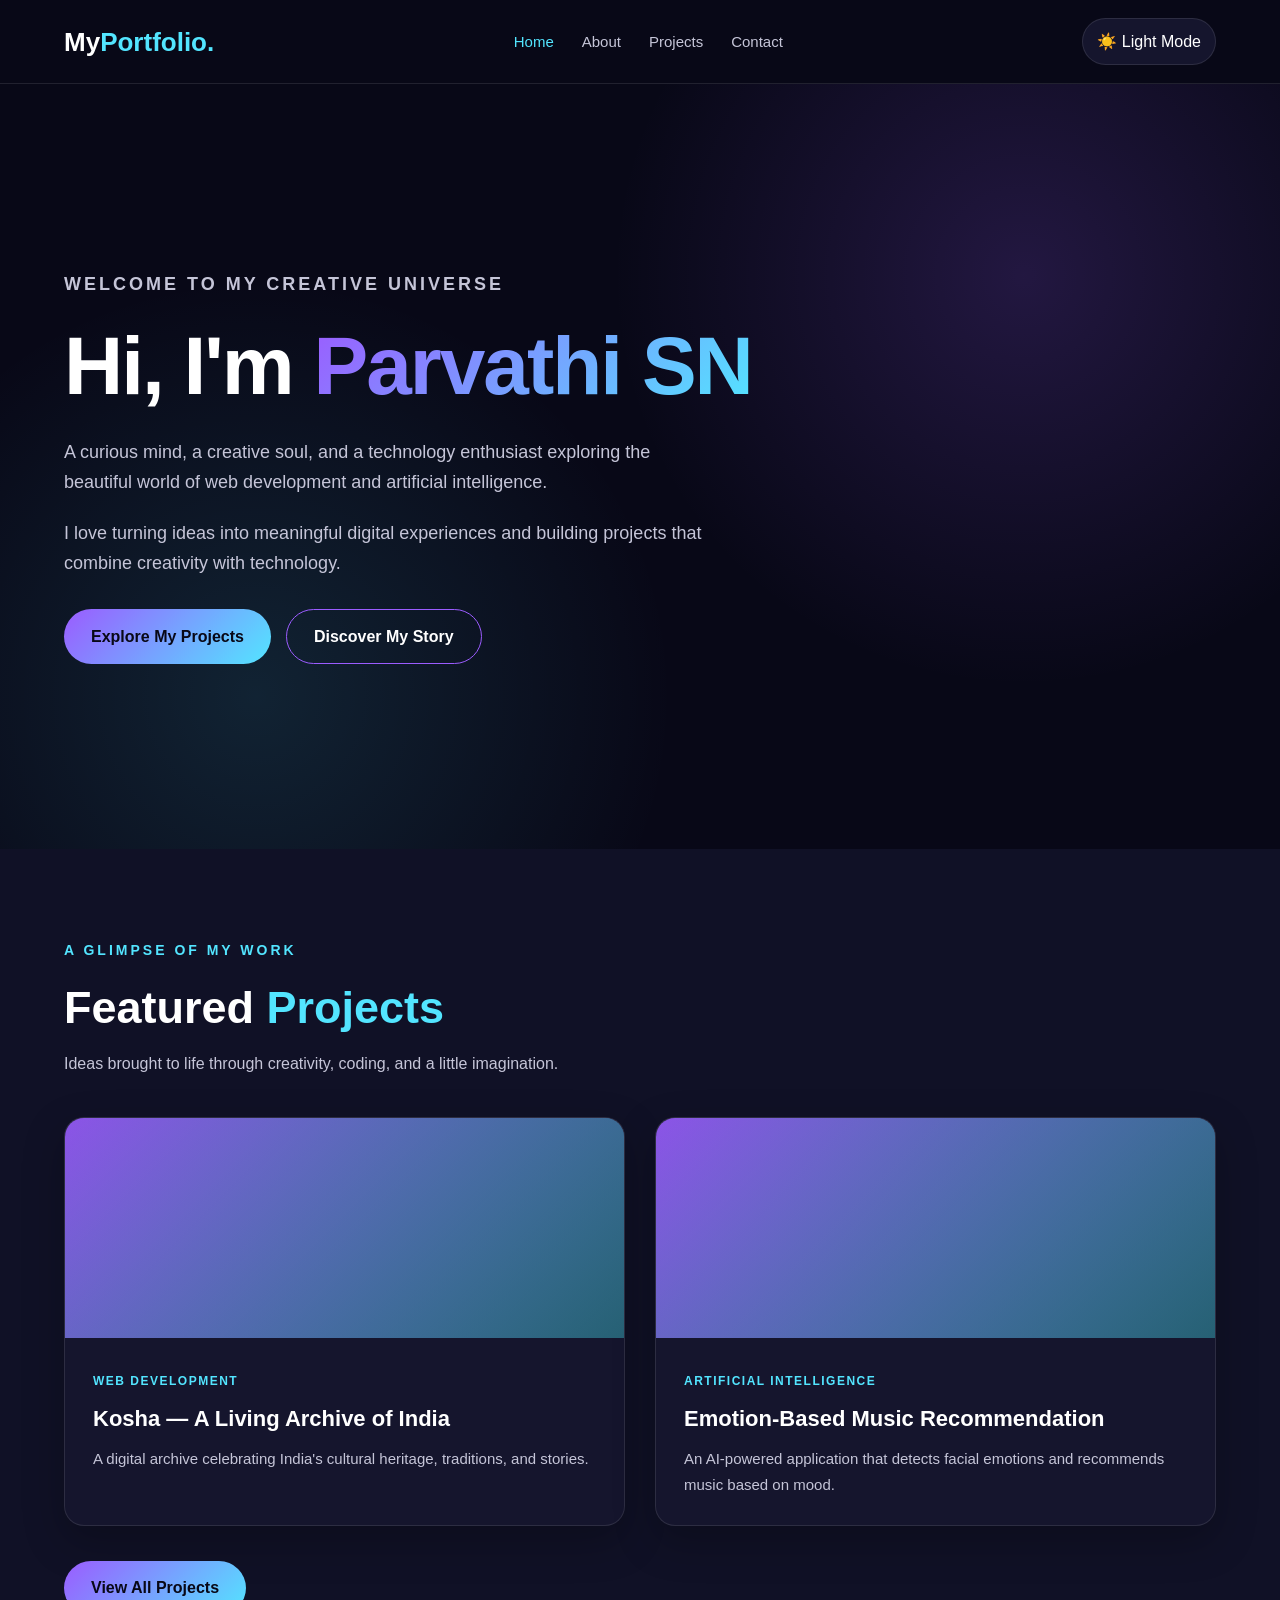
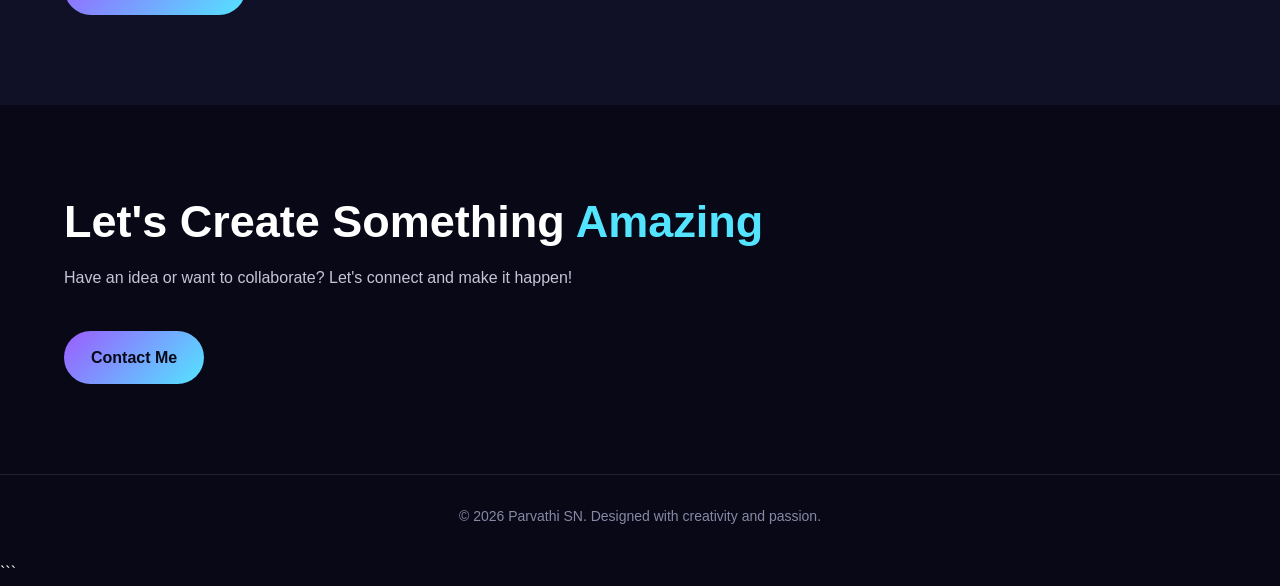
<file: index.html>
<!DOCTYPE html>
<html lang="en">

<head>
    <meta charset="UTF-8">

    <meta name="viewport" content="width=device-width, initial-scale=1.0">

    <meta name="description" content="Welcome to my creative portfolio. Explore my projects in web development, artificial intelligence, and creative design.">

    <meta name="author" content="Your Name">

    <title>Your Name | Creative Portfolio</title>

    <link rel="stylesheet" href="style.css">
</head>
<body>

    <!-- Header and Navigation -->
    <header>

        <div class="container">

            <nav aria-label="Main navigation">

                <a href="index.html" class="logo" aria-label="Portfolio home">
                    My<span>Portfolio.</span>
                </a>

                <ul class="nav-links">

                    <li>
                        <a href="index.html" aria-current="page">Home</a>
                    </li>

                    <li>
                        <a href="about.html">About</a>
                    </li>

                    <li>
                        <a href="projects.html">Projects</a>
                    </li>

                    <li>
                        <a href="contact.html">Contact</a>
                    </li>

                </ul>
                <button
    class="theme-toggle"
    id="themeToggle"
    type="button"
    aria-label="Switch to light theme"
>
    ☀️ Light Mode
</button>

            </nav>

        </div>

    </header>


    <!-- Main Content -->
    <main>

        <!-- Hero Section -->
        <section class="hero" aria-labelledby="hero-heading">

            <div class="container">

                <div class="hero-content">

                    <p class="hero-subtitle">
                        Welcome to my creative universe
                    </p>

                    <h1 id="hero-heading">
                        Hi, I'm <span>Parvathi SN</span>
                    </h1>

                    <p>
                        A curious mind, a creative soul, and a technology
                        enthusiast exploring the beautiful world of
                        web development and artificial intelligence.
                    </p>

                    <p>
                        I love turning ideas into meaningful digital
                        experiences and building projects that combine
                        creativity with technology.
                    </p>

                    <div class="hero-buttons">

                        <a
                            href="projects.html"
                            class="btn btn-primary"
                        >
                            Explore My Projects
                        </a>

                        <a
                            href="about.html"
                            class="btn btn-ghost"
                        >
                            Discover My Story
                        </a>

                    </div>

                </div>

            </div>

        </section>


        <!-- Featured Projects Section -->
        <section aria-labelledby="featured-heading">

            <div class="container">

                <p class="hero-subtitle">
                    A glimpse of my work
                </p>

                <h2 class="section-title" id="featured-heading">
                    Featured <span>Projects</span>
                </h2>

                <p class="section-subtitle">
                    Ideas brought to life through creativity,
                    coding, and a little imagination.
                </p>


                <div class="card-grid">


                    <!-- Kosha Project -->
                    <article class="card">

                        <div class="card__bg">
                            <div class="card__overlay"></div>
                        </div>

                        <div class="card__content">

                            <span class="tag">
                                Web Development
                            </span>

                            <h3 class="card__title">
                                Kosha — A Living Archive of India
                            </h3>

                            <p class="card__desc">
                                A digital archive celebrating
                                India's cultural heritage,
                                traditions, and stories.
                            </p>

                        </div>

                    </article>


                    <!-- AI Music Project -->
                    <article class="card">

                        <div class="card__bg">
                            <div class="card__overlay"></div>
                        </div>

                        <div class="card__content">

                            <span class="tag">
                                Artificial Intelligence
                            </span>

                            <h3 class="card__title">
                                Emotion-Based Music Recommendation
                            </h3>

                            <p class="card__desc">
                                An AI-powered application that
                                detects facial emotions and
                                recommends music based on mood.
                            </p>

                        </div>

                    </article>

                </div>


                <!-- View All Projects Button -->
                <div style="margin-top: 35px;">

                    <a
                        href="projects.html"
                        class="btn btn-primary"
                    >
                        View All Projects
                    </a>

                </div>

            </div>

        </section>


        <!-- Contact Call-to-Action -->
        <section aria-labelledby="cta-heading">

            <div class="container">

                <h2 class="section-title" id="cta-heading">
                    Let's Create Something <span>Amazing</span>
                </h2>

                <p class="section-subtitle">
                    Have an idea or want to collaborate?
                    Let's connect and make it happen!
                </p>

                <a
                    href="contact.html"
                    class="btn btn-primary"
                >
                    Contact Me
                </a>

            </div>

        </section>

    </main>


    <!-- Footer -->
    <footer>

        <div class="container">

            <p>
                &copy; 2026 Parvathi SN.
                Designed with creativity and passion.
            </p>

        </div>

    </footer>
    <script>
    const themeToggle = document.getElementById("themeToggle");

    themeToggle.addEventListener("click", function () {

        document.body.classList.toggle("light-theme");

        if (document.body.classList.contains("light-theme")) {

            themeToggle.textContent = "🌙 Dark Mode";

            themeToggle.setAttribute(
                "aria-label",
                "Switch to dark theme"
            );

        } else {

            themeToggle.textContent = "☀️ Light Mode";

            themeToggle.setAttribute(
                "aria-label",
                "Switch to light theme"
            );

        }

    });
</script>

</body>

</html>
```
</file>
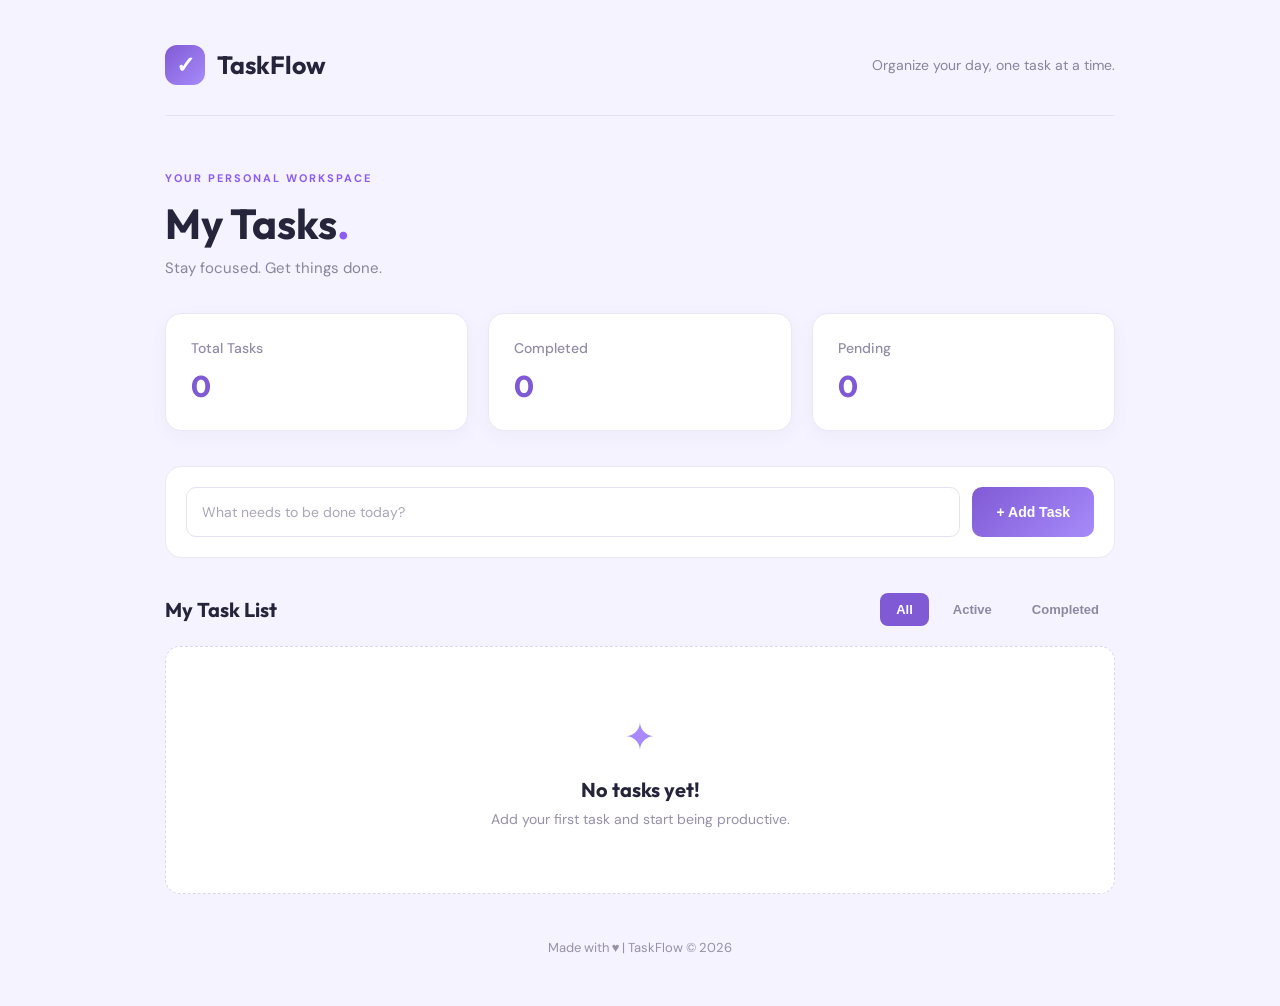
<file: todo-list/index.html>
<!DOCTYPE html>
<html lang="en">

<head>
    <meta charset="UTF-8">
    <meta name="viewport" content="width=device-width, initial-scale=1.0">

    <meta name="description" content="A simple and beautiful task management application built using JavaScript.">

    <title>TaskFlow | My To-Do List</title>

    <!-- Google Fonts -->
    <link rel="preconnect" href="https://fonts.googleapis.com">
    <link rel="preconnect" href="https://fonts.gstatic.com" crossorigin>

    <link href="https://fonts.googleapis.com/css2?family=DM+Sans:wght@400;500;600;700&family=Outfit:wght@400;500;600;700;800&display=swap" rel="stylesheet">

    <!-- CSS -->
    <link rel="stylesheet" href="style.css">
</head>

<body>

    <div class="app-container">

        <!-- Header -->
        <header class="header">
            <div class="logo">
                <span class="logo-icon">✓</span>
                <h1>TaskFlow</h1>
            </div>

            <p class="header-subtitle">
                Organize your day, one task at a time.
            </p>
        </header>


        <!-- Main Section -->
        <main class="main-content">

            <section class="welcome-section">

                <div>
                    <p class="eyebrow">YOUR PERSONAL WORKSPACE</p>
                    <h2>My Tasks<span>.</span></h2>
                    <p class="welcome-text">
                        Stay focused. Get things done.
                    </p>
                </div>

            </section>


            <!-- Statistics -->
            <section class="stats-container">

                <div class="stat-card">
                    <p>Total Tasks</p>
                    <h3 id="total-count">0</h3>
                </div>

                <div class="stat-card">
                    <p>Completed</p>
                    <h3 id="completed-count">0</h3>
                </div>

                <div class="stat-card">
                    <p>Pending</p>
                    <h3 id="pending-count">0</h3>
                </div>

            </section>


            <!-- Add Task -->
            <section class="task-input-section">

                <form id="task-form">

                    <input
                        type="text"
                        id="task-input"
                        placeholder="What needs to be done today?"
                        autocomplete="off"
                        aria-label="Enter a new task"
                        maxlength="150"
                        required
                    >

                    <button type="submit" class="add-btn">
                        + Add Task
                    </button>

                </form>

            </section>


            <!-- Task Filters -->
            <section class="filter-section">

                <h3>My Task List</h3>

                <div class="filter-buttons">

                    <button class="filter-btn active" data-filter="all">
                        All
                    </button>

                    <button class="filter-btn" data-filter="active">
                        Active
                    </button>

                    <button class="filter-btn" data-filter="completed">
                        Completed
                    </button>

                </div>

            </section>


            <!-- Task List -->
            <section class="tasks-section">

                <ul id="task-list" class="task-list">
                    <!-- Tasks will be added dynamically using JavaScript -->
                </ul>

                <div id="empty-message" class="empty-message">
                    <div class="empty-icon">✦</div>
                    <h3>No tasks yet!</h3>
                    <p>Add your first task and start being productive.</p>
                </div>

            </section>

        </main>


        <!-- Footer -->
        <footer class="footer">
            <p>Made with ♥ | TaskFlow © 2026</p>
        </footer>

    </div>


    <!-- JavaScript -->
    <script src="script.js"></script>

</body>
</html>
</file>
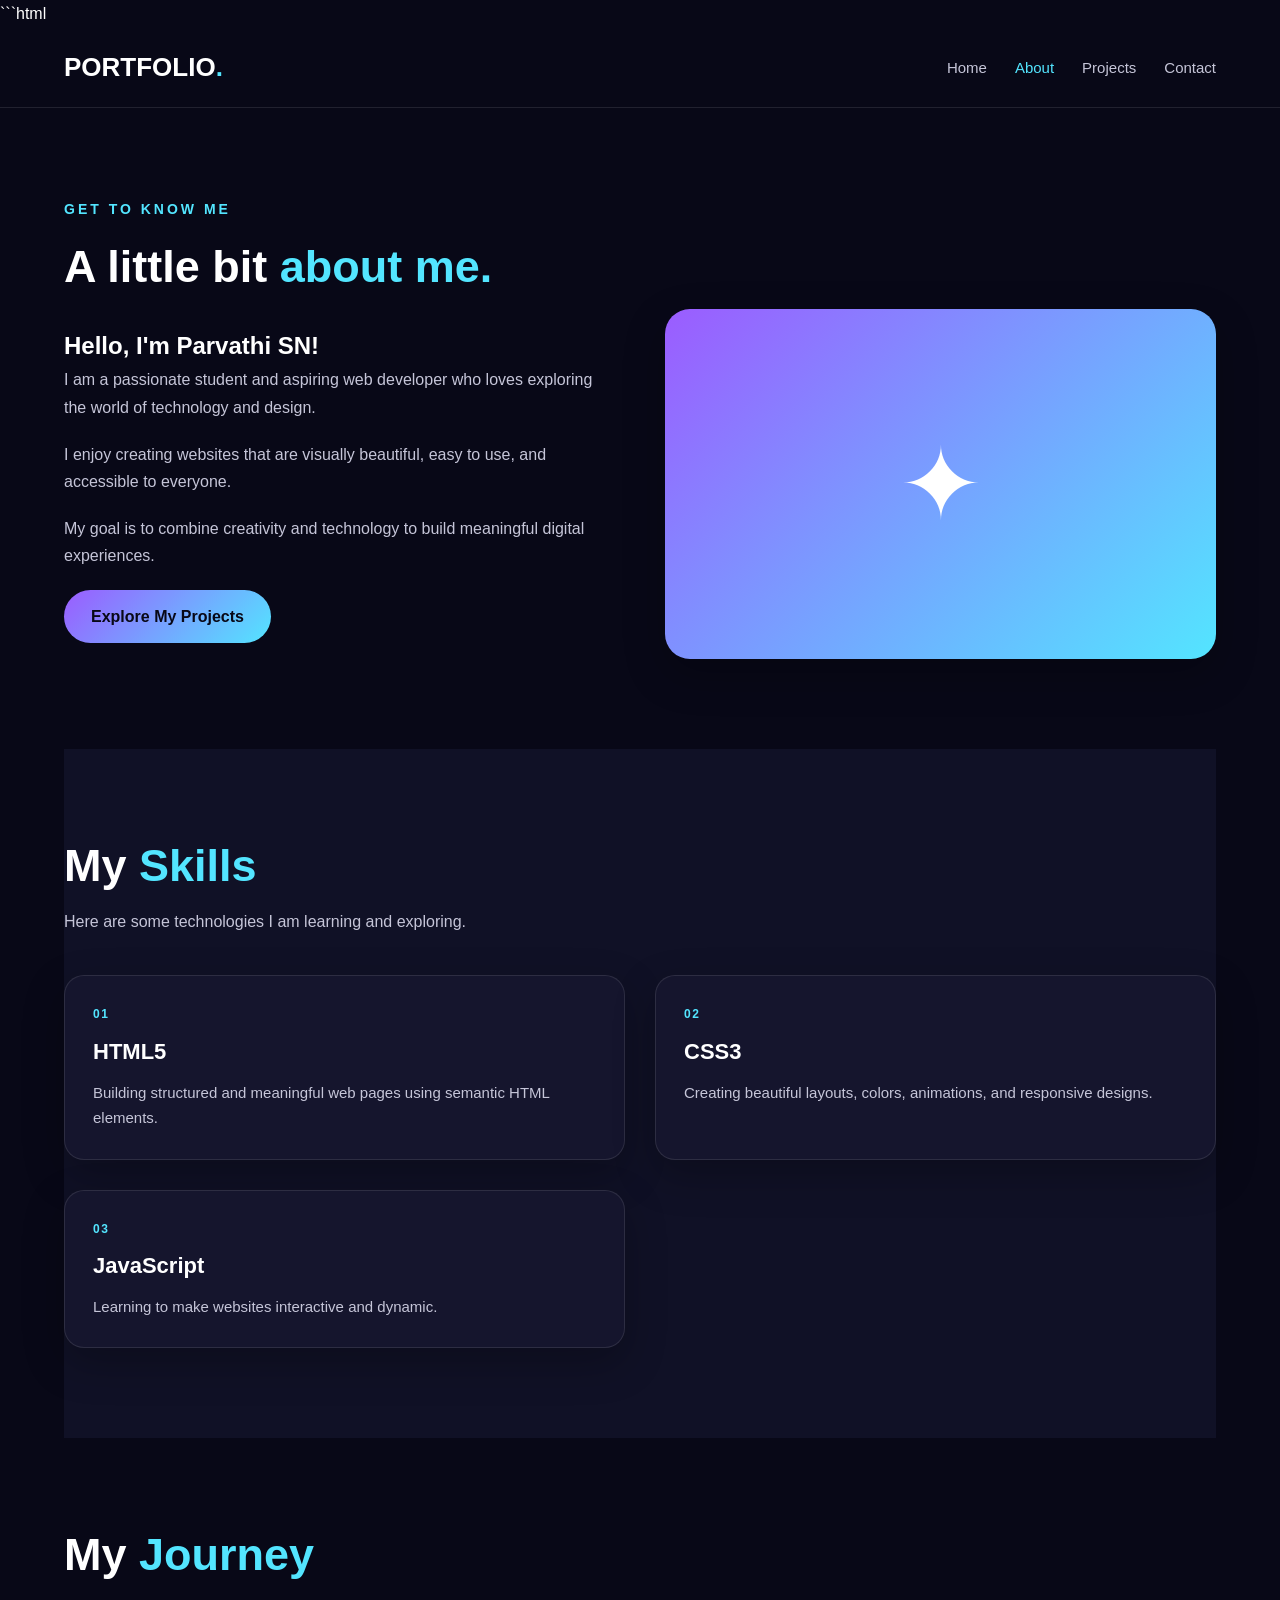
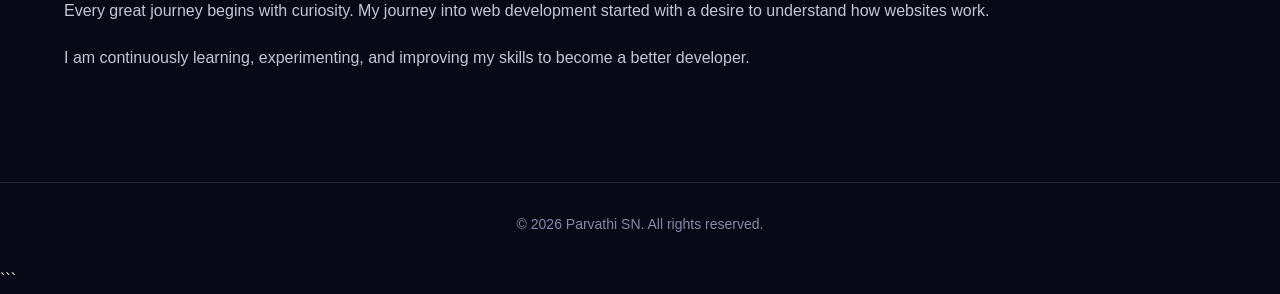
<file: about.html>
```html
<!DOCTYPE html>
<html lang="en">

<head>
    <meta charset="UTF-8">

    <meta name="viewport" content="width=device-width, initial-scale=1.0">

    <meta name="description" content="Learn more about me, my skills, and my creative journey.">

    <meta name="author" content="Your Name">

    <title>About Me | Creative Portfolio</title>

    <link rel="stylesheet" href="style.css">
</head>

<body>

    <!-- Header and Navigation -->
    <header>
        <nav class="container" aria-label="Main navigation">

            <a href="index.html" class="logo">
                PORTFOLIO<span>.</span>
            </a>

            <ul class="nav-links">
                <li>
                    <a href="index.html">Home</a>
                </li>

                <li>
                    <a href="about.html" aria-current="page">About</a>
                </li>

                <li>
                    <a href="projects.html">Projects</a>
                </li>

                <li>
                    <a href="contact.html">Contact</a>
                </li>
            </ul>

        </nav>
    </header>


    <!-- Main Content -->
    <main>

        <!-- About Section -->
        <section class="container" aria-labelledby="about-heading">

            <p class="hero-subtitle">
                GET TO KNOW ME
            </p>

            <h1 class="section-title" id="about-heading">
                A little bit <span>about me.</span>
            </h1>

            <div class="about-content">

                <!-- About Text -->
                <article class="about-text">

                    <h2>Hello, I'm Parvathi SN!</h2>

                    <p>
                        I am a passionate student and aspiring web developer
                        who loves exploring the world of technology and design.
                    </p>

                    <p>
                        I enjoy creating websites that are visually beautiful,
                        easy to use, and accessible to everyone.
                    </p>

                    <p>
                        My goal is to combine creativity and technology
                        to build meaningful digital experiences.
                    </p>

                    <a href="projects.html" class="btn btn-primary">
                        Explore My Projects
                    </a>

                </article>


                <!-- Decorative Image Area -->
                <div class="about-image" aria-hidden="true">

                    <span>✦</span>

                </div>

            </div>

        </section>


        <!-- Skills Section -->
        <section class="container" aria-labelledby="skills-heading">

            <h2 class="section-title" id="skills-heading">
                My <span>Skills</span>
            </h2>

            <p class="section-subtitle">
                Here are some technologies I am learning and exploring.
            </p>

            <div class="card-grid">

                <article class="card">

                    <div class="card__content">

                        <span class="tag">01</span>

                        <h3 class="card__title">
                            HTML5
                        </h3>

                        <p class="card__desc">
                            Building structured and meaningful web pages
                            using semantic HTML elements.
                        </p>

                    </div>

                </article>


                <article class="card">

                    <div class="card__content">

                        <span class="tag">02</span>

                        <h3 class="card__title">
                            CSS3
                        </h3>

                        <p class="card__desc">
                            Creating beautiful layouts, colors,
                            animations, and responsive designs.
                        </p>

                    </div>

                </article>


                <article class="card">

                    <div class="card__content">

                        <span class="tag">03</span>

                        <h3 class="card__title">
                            JavaScript
                        </h3>

                        <p class="card__desc">
                            Learning to make websites interactive
                            and dynamic.
                        </p>

                    </div>

                </article>

            </div>

        </section>


        <!-- My Journey Section -->
        <section class="container" aria-labelledby="journey-heading">

            <h2 class="section-title" id="journey-heading">
                My <span>Journey</span>
            </h2>

            <article class="about-text">

                <p>
                    Every great journey begins with curiosity.
                    My journey into web development started with
                    a desire to understand how websites work.
                </p>

                <p>
                    I am continuously learning, experimenting,
                    and improving my skills to become a better developer.
                </p>

            </article>

        </section>

    </main>


    <!-- Footer -->
    <footer>

        <div class="container">

            <p>
                &copy; 2026 Parvathi SN. All rights reserved.
            </p>

        </div>

    </footer>

</body>

</html>
```
</file>
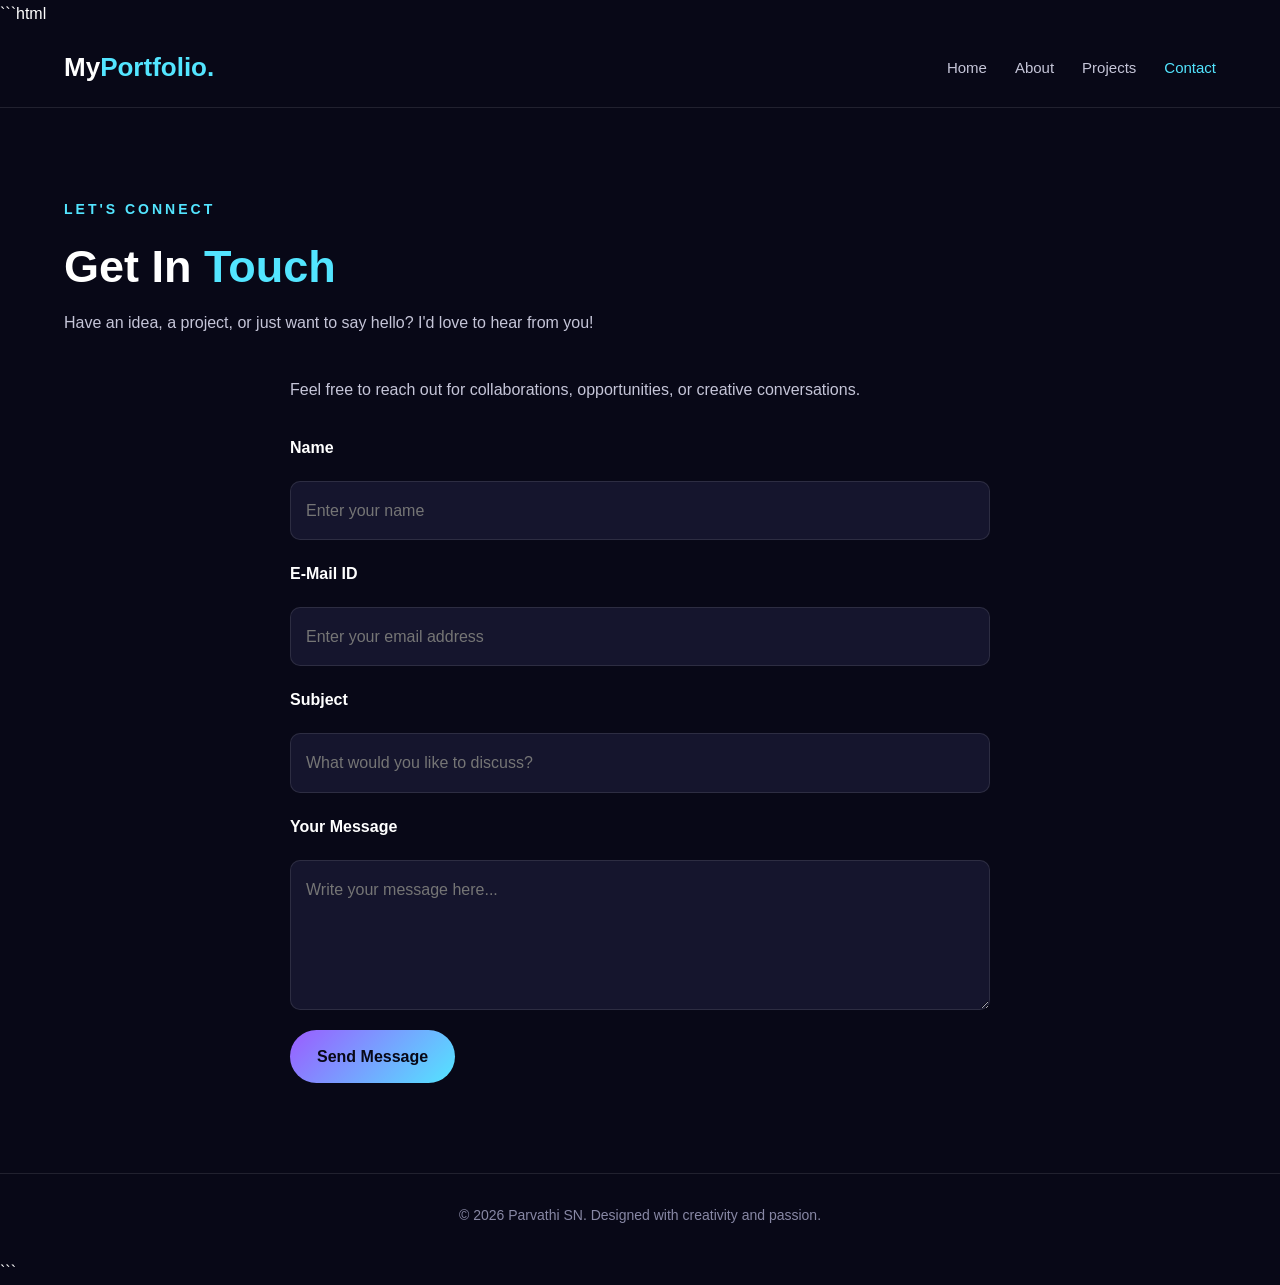
<file: contact.html>
```html
<!DOCTYPE html>
<html lang="en">

<head>
    <meta charset="UTF-8">

    <meta name="viewport" content="width=device-width, initial-scale=1.0">

    <meta
        name="description"
        content="Get in touch with me for collaborations, project discussions, or opportunities."
    >

    <meta name="author" content="Your Name">

    <title>Contact Me | Creative Portfolio</title>

    <link rel="stylesheet" href="style.css">
</head>

<body>

    <!-- Header and Navigation -->
    <header>

        <div class="container">

            <nav aria-label="Main navigation">

                <a href="index.html" class="logo" aria-label="Portfolio home">
                    My<span>Portfolio.</span>
                </a>

                <ul class="nav-links">

                    <li>
                        <a href="index.html">Home</a>
                    </li>

                    <li>
                        <a href="about.html">About</a>
                    </li>

                    <li>
                        <a href="projects.html">Projects</a>
                    </li>

                    <li>
                        <a href="contact.html" aria-current="page">Contact</a>
                    </li>

                </ul>

            </nav>

        </div>

    </header>


    <!-- Main Content -->
    <main>

        <!-- Contact Section -->
        <section aria-labelledby="contact-heading">

            <div class="container">

                <p class="hero-subtitle">
                    Let's connect
                </p>

                <h1 class="section-title" id="contact-heading">
                    Get In <span>Touch</span>
                </h1>

                <p class="section-subtitle">
                    Have an idea, a project, or just want to say hello?
                    I'd love to hear from you!
                </p>


                <!-- Contact Information and Form -->
                <div class="contact-content">

                    <p>
                        Feel free to reach out for collaborations,
                        opportunities, or creative conversations.
                    </p>


                    <!-- Contact Form -->
                    <form
                        class="contact-form"
                        action="#"
                        method="post"
                        aria-label="Contact form"
                    >

                        <!-- Name -->
                        <label for="name">
                            Name
                        </label>

                        <input
                            type="text"
                            id="name"
                            name="name"
                            placeholder="Enter your name"
                            autocomplete="name"
                            required
                        >


                        <!-- Email -->
                        <label for="email">
                            E-Mail ID
                        </label>

                        <input
                            type="email"
                            id="email"
                            name="email"
                            placeholder="Enter your email address"
                            autocomplete="email"
                            required
                        >


                        <!-- Subject -->
                        <label for="subject">
                            Subject
                        </label>

                        <input
                            type="text"
                            id="subject"
                            name="subject"
                            placeholder="What would you like to discuss?"
                            required
                        >


                        <!-- Message -->
                        <label for="message">
                            Your Message
                        </label>

                        <textarea
                            id="message"
                            name="message"
                            placeholder="Write your message here..."
                            required
                        ></textarea>


                        <!-- Submit Button -->
                        <button
                            type="submit"
                            class="btn btn-primary"
                        >
                            Send Message
                        </button>

                    </form>

                </div>

            </div>

        </section>

    </main>


    <!-- Footer -->
    <footer>

        <div class="container">

            <p>
                &copy; 2026 Parvathi SN.
                Designed with creativity and passion.
            </p>

        </div>

    </footer>

</body>

</html>
```
</file>
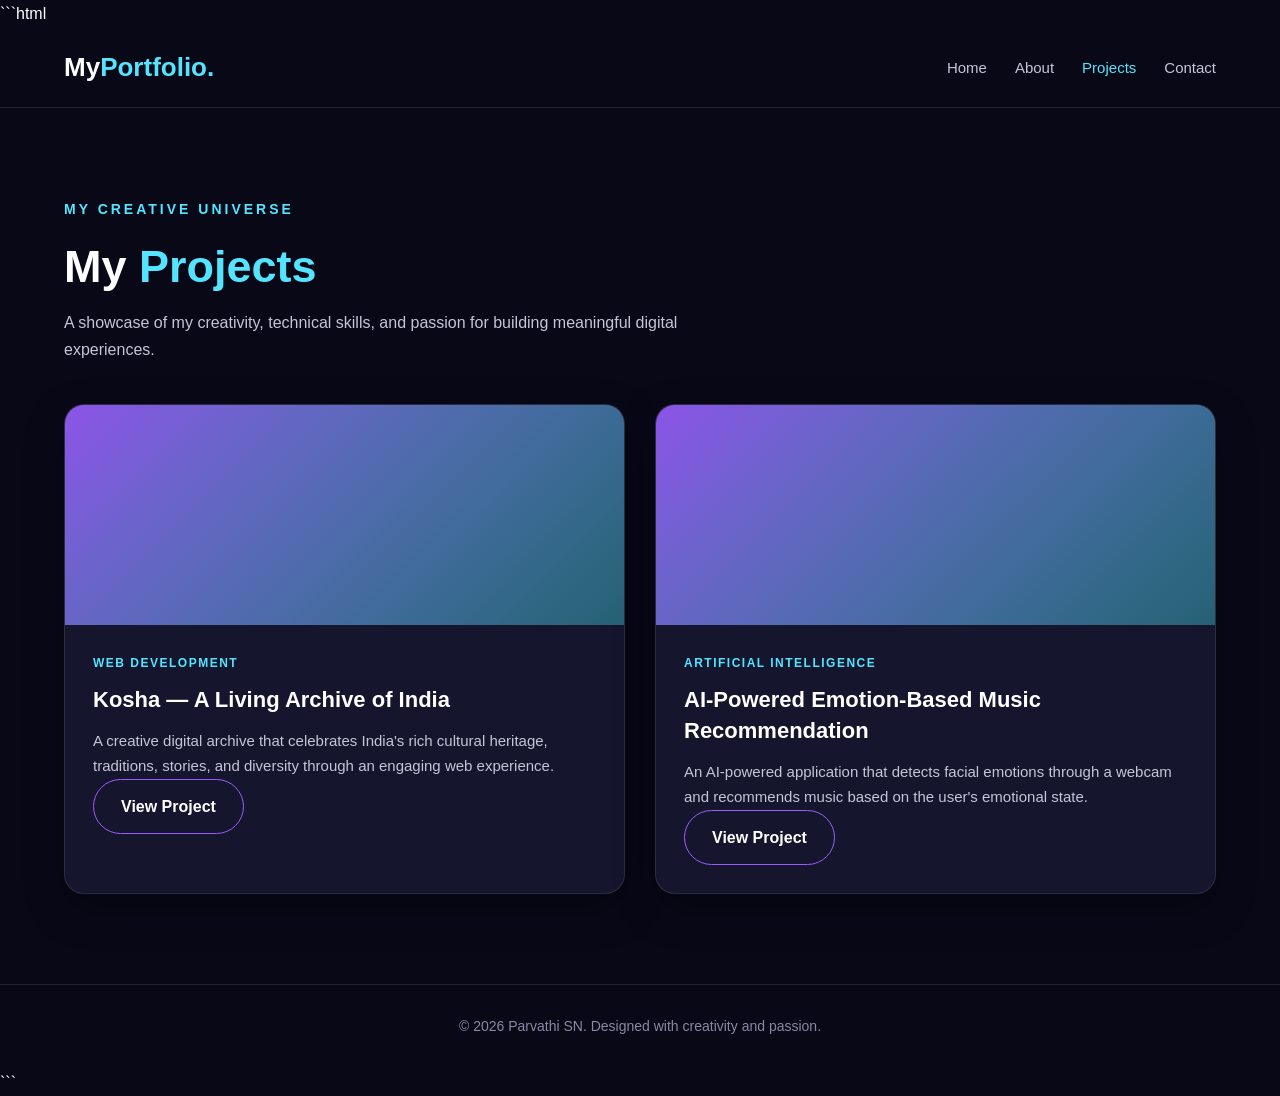
<file: projects.html>
```html
<!DOCTYPE html>
<html lang="en">

<head>
    <meta charset="UTF-8">

    <meta name="viewport" content="width=device-width, initial-scale=1.0">

    <meta
        name="description"
        content="Explore my projects: Kosha, a living archive of India, and an AI-powered emotion-based music recommendation system."
    >

    <meta name="author" content="Your Name">

    <title>My Projects | Creative Portfolio</title>

    <link rel="stylesheet" href="style.css">
</head>

<body>

    <!-- Header and Navigation -->
    <header>

        <div class="container">

            <nav aria-label="Main navigation">

                <a href="index.html" class="logo" aria-label="Portfolio home">
                    My<span>Portfolio.</span>
                </a>

                <ul class="nav-links">

                    <li>
                        <a href="index.html">Home</a>
                    </li>

                    <li>
                        <a href="about.html">About</a>
                    </li>

                    <li>
                        <a href="projects.html" aria-current="page">Projects</a>
                    </li>

                    <li>
                        <a href="contact.html">Contact</a>
                    </li>

                </ul>

            </nav>

        </div>

    </header>


    <!-- Main Content -->
    <main>

        <!-- Projects Section -->
        <section aria-labelledby="projects-heading">

            <div class="container">

                <p class="hero-subtitle">
                    My creative universe
                </p>

                <h1 class="section-title" id="projects-heading">
                    My <span>Projects</span>
                </h1>

                <p class="section-subtitle">
                    A showcase of my creativity, technical skills,
                    and passion for building meaningful digital experiences.
                </p>


                <!-- Project Cards -->
                <div class="card-grid">


                    <!-- Project 1: Kosha -->
                    <article class="card">

                        <div class="card__bg">
                            <div class="card__overlay"></div>
                        </div>

                        <div class="card__content">

                            <span class="tag">
                                Web Development
                            </span>

                            <h2 class="card__title">
                                Kosha — A Living Archive of India
                            </h2>

                            <p class="card__desc">
                                A creative digital archive that celebrates
                                India's rich cultural heritage, traditions,
                                stories, and diversity through an engaging
                                web experience.
                            </p>

                            <a
                                href="https://github.com/nidhimanila-create/Kosha-A-living-archive-of-India"
                                class="btn btn-ghost"
                                target="_blank"
                                rel="noopener noreferrer"
                                aria-label="View Kosha project on GitHub"
                            >
                                View Project
                            </a>

                        </div>

                    </article>


                    <!-- Project 2: Emotion-Based Music Recommendation -->
                    <article class="card">

                        <div class="card__bg">
                            <div class="card__overlay"></div>
                        </div>

                        <div class="card__content">

                            <span class="tag">
                                Artificial Intelligence
                            </span>

                            <h2 class="card__title">
                                AI-Powered Emotion-Based Music Recommendation
                            </h2>

                            <p class="card__desc">
                                An AI-powered application that detects
                                facial emotions through a webcam and
                                recommends music based on the user's
                                emotional state.
                            </p>

                            <a
                                href="https://github.com/paruparu951-cyber/AI-Based-Emotion-Detection-Music-Recommendation-System"
                                class="btn btn-ghost"
                                target="_blank"
                                rel="noopener noreferrer"
                                aria-label="View AI music recommendation project on GitHub"
                            >
                                View Project
                            </a>

                        </div>

                    </article>


                </div>

            </div>

        </section>

    </main>


    <!-- Footer -->
    <footer>

        <div class="container">

            <p>
                &copy; 2026 Parvathi SN.
                Designed with creativity and passion.
            </p>

        </div>

    </footer>

</body>

</html>
```
</file>
<file: style.css>
/* =========================================

1. RESET AND BASE STYLES
   ========================================= */

* {
  margin: 0;
  padding: 0;
  box-sizing: border-box;
  }

html {
scroll-behavior: smooth;
}

body {
font-family: "Segoe UI", Arial, sans-serif;
background: var(--bg);
color: var(--text);
line-height: 1.7;
overflow-x: hidden;
transition: background 0.3s ease, color 0.3s ease;
}

a {
color: inherit;
text-decoration: none;
}

img {
max-width: 100%;
display: block;
}

button,
input,
textarea {
font: inherit;
}

/* =========================================
2. CSS VARIABLES - DARK THEME
========================================= */

:root {
--bg: #080817;
--bg-secondary: #101126;
--bg-card: #15152d;


--text: #ffffff;
--text-light: #c5c5d8;
--text-muted: #8888a5;

--purple: #9b5cff;
--cyan: #53e5ff;

--border: rgba(255, 255, 255, 0.1);

--gradient: linear-gradient(
    135deg,
    #9b5cff,
    #53e5ff
);

--shadow: 0 15px 40px rgba(0, 0, 0, 0.25);

--container-width: 1200px;


}

/* =========================================
3. LIGHT THEME
========================================= */

body.light-theme {
--bg: #f7f7ff;
--bg-secondary: #eeeeff;
--bg-card: #ffffff;


--text: #17172b;
--text-light: #45455f;
--text-muted: #77778f;

--border: rgba(20, 20, 50, 0.12);

--shadow: 0 15px 40px rgba(50, 40, 100, 0.1);


}

/* =========================================
4. COMMON CONTAINER
========================================= */

.container {
width: min(90%, var(--container-width));
margin-inline: auto;
}

/* =========================================
5. HEADER AND NAVIGATION
========================================= */

header {
width: 100%;
padding: 18px 0;


background: var(--bg);
border-bottom: 1px solid var(--border);

position: sticky;
top: 0;
z-index: 1000;

backdrop-filter: blur(15px);


}

nav {
display: flex;
justify-content: space-between;
align-items: center;
gap: 25px;
}

.logo {
font-size: 26px;
font-weight: 800;
white-space: nowrap;
}

.logo span {
color: var(--cyan);
}

.nav-links {
display: flex;
align-items: center;
gap: 28px;


list-style: none;


}

.nav-links a {
color: var(--text-light);
font-size: 15px;
font-weight: 500;


transition: color 0.3s ease;


}

.nav-links a:hover,
.nav-links a[aria-current="page"] {
color: var(--cyan);
}

/* =========================================
6. THEME TOGGLE BUTTON
========================================= */

.theme-toggle {
border: 1px solid var(--border);
background: var(--bg-card);
color: var(--text);


padding: 9px 14px;
border-radius: 25px;

cursor: pointer;
transition: transform 0.3s ease;


}

.theme-toggle:hover {
transform: translateY(-2px);
}

/* =========================================
7. HERO SECTION
========================================= */

.hero {
min-height: 85vh;


display: flex;
align-items: center;

position: relative;
isolation: isolate;

background:
    radial-gradient(
        circle at 80% 25%,
        rgba(155, 92, 255, 0.18),
        transparent 35%
    ),
    radial-gradient(
        circle at 20% 80%,
        rgba(83, 229, 255, 0.12),
        transparent 35%
    );


}

.hero-content {
max-width: 800px;
}

.hero-subtitle {
color: var(--cyan);


font-size: 14px;
font-weight: 700;

letter-spacing: 3px;
text-transform: uppercase;

margin-bottom: 18px;


}

.hero h1 {
font-size: clamp(38px, 7vw, 82px);
line-height: 1.12;


margin-bottom: 25px;
letter-spacing: -2px;


}

.hero h1 span {
background: var(--gradient);


-webkit-background-clip: text;
background-clip: text;

color: transparent;


}

.hero p {
max-width: 650px;


color: var(--text-light);
font-size: 18px;

margin-bottom: 20px;


}

/* =========================================
8. HERO BUTTONS
========================================= */

.hero-buttons {
display: flex;
flex-wrap: wrap;
gap: 15px;


margin-top: 30px;


}

.btn {
display: inline-flex;
align-items: center;
justify-content: center;


padding: 13px 27px;

border-radius: 30px;
font-weight: 700;

transition:
    transform 0.3s ease,
    box-shadow 0.3s ease,
    background 0.3s ease;

cursor: pointer;


}

.btn-primary {
color: #080817;
background: var(--gradient);


border: none;


}

.btn-primary:hover {
transform: translateY(-4px);
box-shadow: 0 10px 30px rgba(155, 92, 255, 0.35);
}

.btn-ghost {
color: var(--text);
background: transparent;


border: 1px solid var(--purple);


}

.btn-ghost:hover {
background: var(--purple);
color: white;


transform: translateY(-4px);


}

/* =========================================
9. COMMON SECTION STYLES
========================================= */

section {
padding-block: 90px;
}

section:nth-of-type(even) {
background: var(--bg-secondary);
}

.section-title {
font-size: clamp(30px, 4vw, 45px);
line-height: 1.2;


margin-bottom: 15px;


}

.section-title span {
color: var(--cyan);
}

.section-subtitle {
color: var(--text-light);


max-width: 650px;
margin-bottom: 40px;


}

/* =========================================
10. ABOUT SECTION - CSS GRID
========================================= */

.about-content {
display: grid;


grid-template-columns:
    repeat(2, minmax(0, 1fr));

gap: 50px;
align-items: center;


}

.about-text p {
color: var(--text-light);
margin-bottom: 20px;
}

.about-image {
min-height: 350px;


display: flex;
align-items: center;
justify-content: center;

border-radius: 25px;

background: var(--gradient);
box-shadow: var(--shadow);


}

.about-image span {
font-size: 100px;
}

/* =========================================
11. PROJECT CARDS - CSS GRID
========================================= */

.card-grid {
display: grid;


grid-template-columns:
    repeat(2, minmax(0, 1fr));

gap: 30px;


}

.card {
background: var(--bg-card);


border: 1px solid var(--border);
border-radius: 20px;

overflow: hidden;

box-shadow: var(--shadow);

transition:
    transform 0.3s ease,
    border-color 0.3s ease;


}

.card:hover {
transform: translateY(-8px);
border-color: var(--purple);
}

.card__bg {
height: 220px;


background: var(--gradient);

position: relative;


}

.card__overlay {
width: 100%;
height: 100%;


background:
    linear-gradient(
        135deg,
        rgba(8, 8, 23, 0.1),
        rgba(8, 8, 23, 0.6)
    );


}

.card__content {
padding: 28px;
}

.tag {
display: inline-block;


color: var(--cyan);

font-size: 12px;
font-weight: 700;

letter-spacing: 1.5px;
text-transform: uppercase;

margin-bottom: 12px;


}

.card__title {
font-size: 22px;
line-height: 1.4;


margin-bottom: 12px;


}

.card__desc {
color: var(--text-light);
font-size: 15px;
}

/* =========================================
12. CONTACT SECTION
========================================= */

.contact-content {
max-width: 700px;
margin-inline: auto;
}

.contact-content p {
color: var(--text-light);
margin-bottom: 30px;
}

.contact-form {
display: flex;
flex-direction: column;
gap: 20px;
}

.contact-form label {
font-weight: 600;
}

.contact-form input,
.contact-form textarea {
width: 100%;


padding: 15px;

border-radius: 10px;

background: var(--bg-card);
color: var(--text);

border: 1px solid var(--border);


}

.contact-form input:focus,
.contact-form textarea:focus {
border-color: var(--cyan);
}

.contact-form textarea {
min-height: 150px;
resize: vertical;
}

.contact-form button {
align-self: flex-start;
}

/* =========================================
13. FOOTER
========================================= */

footer {
padding: 30px 0;


text-align: center;

background: var(--bg);
border-top: 1px solid var(--border);


}

footer p {
color: var(--text-muted);
font-size: 14px;
}

/* =========================================
14. ACCESSIBILITY
========================================= */

a:focus-visible,
button:focus-visible,
input:focus-visible,
textarea:focus-visible {
outline: 3px solid var(--cyan);
outline-offset: 4px;
}

/* =========================================
15. MOBILE-FIRST RESPONSIVE DESIGN
========================================= */

/* Small devices: mobile phones */

@media (max-width: 600px) {


.container {
    width: 90%;
}

header {
    padding: 15px 0;
}

nav {
    flex-direction: column;
    gap: 15px;
}

.nav-links {
    justify-content: center;
    flex-wrap: wrap;
    gap: 15px;
}

.hero {
    min-height: 75vh;
    padding-block: 70px;
}

.hero h1 {
    font-size: 42px;
    letter-spacing: -1px;
}

.hero p {
    font-size: 16px;
}

.hero-buttons {
    flex-direction: column;
    align-items: flex-start;
}

.btn {
    padding: 12px 22px;
}

section {
    padding-block: 60px;
}

.section-title {
    font-size: 30px;
}

.about-content {
    grid-template-columns: 1fr;
    gap: 30px;
}

.about-image {
    min-height: 250px;
}

.card-grid {
    grid-template-columns: 1fr;
}

.card__bg {
    height: 180px;
}

.card__content {
    padding: 22px;
}


}

/* Medium devices: tablets */

@media (min-width: 601px) and (max-width: 900px) {


.hero {
    min-height: 75vh;
}

.about-content {
    grid-template-columns: 1fr;
}

.card-grid {
    grid-template-columns: repeat(2, minmax(0, 1fr));
}

section {
    padding-block: 70px;
}


}

/* Large devices: desktop */

@media (min-width: 901px) {


.hero {
    min-height: 85vh;
}

.card-grid {
    grid-template-columns: repeat(2, minmax(0, 1fr));
}


}

/* =========================================
16. REDUCE MOTION FOR ACCESSIBILITY
========================================= */

@media (prefers-reduced-motion: reduce) {


*,
*::before,
*::after {
    scroll-behavior: auto !important;
    transition-duration: 0.01ms !important;
    animation-duration: 0.01ms !important;
}


}
</file>
<file: todo-list/style.css>
/* ==============================
   GLOBAL STYLES
============================== */

* {
    margin: 0;
    padding: 0;
    box-sizing: border-box;
}

body {
    font-family: 'DM Sans', sans-serif;
    background: #f5f3ff;
    color: #25243a;
    min-height: 100vh;
}

.app-container {
    max-width: 1000px;
    margin: auto;
    padding: 30px 25px;
}


/* ==============================
   HEADER
============================== */

.header {
    display: flex;
    justify-content: space-between;
    align-items: center;
    padding: 15px 0 30px;
    border-bottom: 1px solid #e5e1f5;
}

.logo {
    display: flex;
    align-items: center;
    gap: 12px;
}

.logo-icon {
    background: linear-gradient(135deg, #805ad5, #a78bfa);
    color: white;
    width: 40px;
    height: 40px;
    border-radius: 12px;
    display: flex;
    align-items: center;
    justify-content: center;
    font-size: 23px;
    font-weight: bold;
}

.logo h1 {
    font-family: 'Outfit', sans-serif;
    font-size: 25px;
    font-weight: 700;
}

.header-subtitle {
    color: #88849e;
    font-size: 14px;
}


/* ==============================
   WELCOME SECTION
============================== */

.welcome-section {
    margin-top: 55px;
    margin-bottom: 35px;
}

.eyebrow {
    color: #8b5cf6;
    font-size: 11px;
    font-weight: 700;
    letter-spacing: 2px;
    margin-bottom: 12px;
}

.welcome-section h2 {
    font-family: 'Outfit', sans-serif;
    font-size: 42px;
    font-weight: 700;
}

.welcome-section h2 span {
    color: #8b5cf6;
}

.welcome-text {
    color: #89859c;
    margin-top: 8px;
    font-size: 15px;
}


/* ==============================
   STATISTICS
============================== */

.stats-container {
    display: grid;
    grid-template-columns: repeat(3, 1fr);
    gap: 20px;
    margin-bottom: 35px;
}

.stat-card {
    background: white;
    padding: 25px;
    border-radius: 16px;
    border: 1px solid #ebe7f8;
    box-shadow: 0 5px 20px rgba(83, 63, 140, 0.04);
    transition: transform 0.3s ease;
}

.stat-card:hover {
    transform: translateY(-4px);
}

.stat-card p {
    color: #918ba6;
    font-size: 14px;
    font-weight: 500;
}

.stat-card h3 {
    font-family: 'Outfit', sans-serif;
    font-size: 30px;
    margin-top: 10px;
    color: #805ad5;
}


/* ==============================
   TASK INPUT
============================== */

.task-input-section {
    background: white;
    padding: 20px;
    border-radius: 16px;
    border: 1px solid #ebe7f8;
    margin-bottom: 35px;
}

#task-form {
    display: flex;
    gap: 12px;
}

#task-input {
    flex: 1;
    padding: 15px;
    border: 1px solid #e6e1f1;
    border-radius: 10px;
    font-size: 14px;
    outline: none;
    font-family: inherit;
    transition: border 0.3s ease;
}

#task-input:focus {
    border-color: #8b5cf6;
}

#task-input::placeholder {
    color: #aaa5b8;
}

.add-btn {
    padding: 14px 24px;
    background: linear-gradient(135deg, #805ad5, #a78bfa);
    color: white;
    border: none;
    border-radius: 10px;
    font-size: 14px;
    font-weight: 600;
    cursor: pointer;
    transition: transform 0.2s ease, box-shadow 0.2s ease;
}

.add-btn:hover {
    transform: translateY(-2px);
    box-shadow: 0 5px 15px rgba(128, 90, 213, 0.3);
}


/* ==============================
   FILTER SECTION
============================== */

.filter-section {
    display: flex;
    justify-content: space-between;
    align-items: center;
    margin-bottom: 20px;
}

.filter-section h3 {
    font-family: 'Outfit', sans-serif;
    font-size: 20px;
}

.filter-buttons {
    display: flex;
    gap: 8px;
}

.filter-btn {
    background: transparent;
    border: none;
    padding: 9px 16px;
    border-radius: 8px;
    color: #8e89a2;
    font-size: 13px;
    font-weight: 600;
    cursor: pointer;
    transition: 0.3s ease;
}

.filter-btn:hover {
    background: #eee9fb;
    color: #805ad5;
}

.filter-btn.active {
    background: #805ad5;
    color: white;
}


/* ==============================
   TASK LIST
============================== */

.task-list {
    list-style: none;
    display: flex;
    flex-direction: column;
    gap: 12px;
}

.task-item {
    display: flex;
    align-items: center;
    justify-content: space-between;
    background: white;
    padding: 18px 20px;
    border-radius: 12px;
    border: 1px solid #ebe7f8;
    transition: transform 0.2s ease, box-shadow 0.2s ease;
}

.task-item:hover {
    transform: translateX(3px);
    box-shadow: 0 5px 15px rgba(83, 63, 140, 0.06);
}

.task-left {
    display: flex;
    align-items: center;
    gap: 14px;
    min-width: 0;
}

.task-checkbox {
    width: 19px;
    height: 19px;
    accent-color: #805ad5;
    cursor: pointer;
    flex-shrink: 0;
}

.task-text {
    font-size: 15px;
    overflow-wrap: anywhere;
}

.task-item.completed .task-text {
    text-decoration: line-through;
    color: #aaa5b8;
}

.task-actions {
    display: flex;
    gap: 8px;
    flex-shrink: 0;
}

.action-btn {
    border: none;
    padding: 8px 11px;
    border-radius: 7px;
    font-size: 12px;
    font-weight: 600;
    cursor: pointer;
    transition: 0.2s ease;
}

.edit-btn {
    background: #eee9fb;
    color: #805ad5;
}

.edit-btn:hover {
    background: #ded3fa;
}

.delete-btn {
    background: #fff0f0;
    color: #e05a67;
}

.delete-btn:hover {
    background: #ffe0e0;
}


/* ==============================
   EMPTY MESSAGE
============================== */

.empty-message {
    text-align: center;
    padding: 65px 20px;
    background: white;
    border: 1px dashed #dcd4f0;
    border-radius: 15px;
}

.empty-icon {
    font-size: 38px;
    color: #a78bfa;
    margin-bottom: 15px;
}

.empty-message h3 {
    font-family: 'Outfit', sans-serif;
    font-size: 20px;
    margin-bottom: 8px;
}

.empty-message p {
    color: #9690a8;
    font-size: 14px;
}

.hidden {
    display: none;
}


/* ==============================
   FOOTER
============================== */

.footer {
    text-align: center;
    padding: 45px 0 20px;
    color: #9690a8;
    font-size: 13px;
}


/* ==============================
   RESPONSIVE DESIGN
============================== */

@media (max-width: 650px) {

    .app-container {
        padding: 20px 15px;
    }

    .header {
        flex-direction: column;
        align-items: flex-start;
        gap: 12px;
    }

    .welcome-section {
        margin-top: 40px;
    }

    .welcome-section h2 {
        font-size: 34px;
    }

    .stats-container {
        gap: 10px;
    }

    .stat-card {
        padding: 16px 12px;
    }

    .stat-card p {
        font-size: 12px;
    }

    .stat-card h3 {
        font-size: 25px;
    }

    #task-form {
        flex-direction: column;
    }

    .add-btn {
        width: 100%;
    }

    .filter-section {
        flex-direction: column;
        align-items: flex-start;
        gap: 15px;
    }

    .filter-buttons {
        width: 100%;
    }

    .filter-btn {
        flex: 1;
        padding: 10px 8px;
    }

    .task-item {
        padding: 14px 12px;
        gap: 10px;
    }

    .task-text {
        font-size: 13px;
    }

    .task-actions {
        gap: 5px;
    }

    .action-btn {
        padding: 7px;
        font-size: 11px;
    }
}

@media (max-width: 380px) {

    .stats-container {
        grid-template-columns: 1fr;
    }

}
</file>
